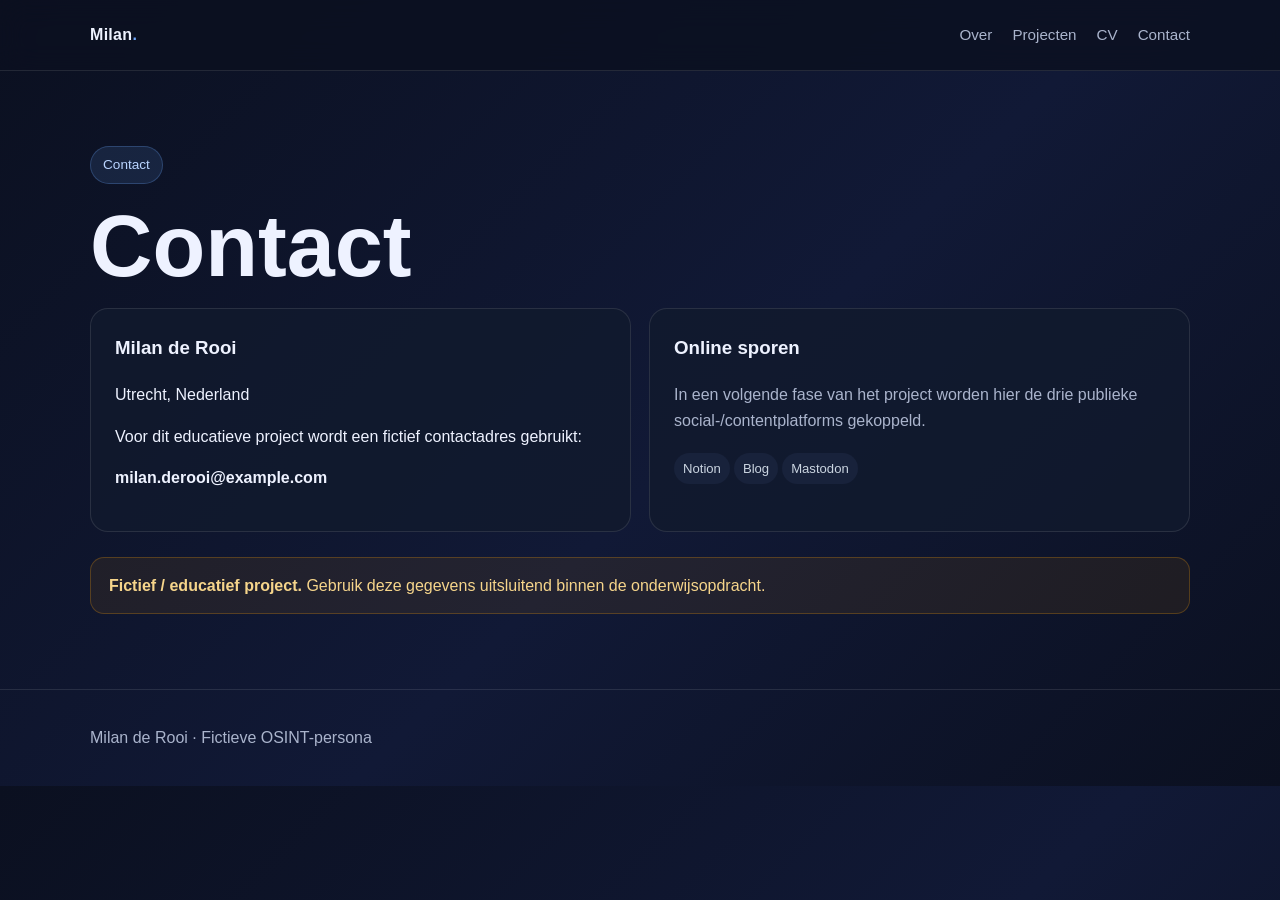
<file: contact.html>
<!doctype html>
<html lang="nl"><head><meta charset="utf-8"><meta name="viewport" content="width=device-width, initial-scale=1">
<title>Contact | Milan de Rooi</title><link rel="stylesheet" href="style.css"></head>
<body>
<nav><div class="container nav-inner"><a class="logo" href="index.html">Milan<span>.</span></a><div class="nav-links"><a href="over.html">Over</a><a href="projecten.html">Projecten</a><a href="cv.html">CV</a><a href="contact.html">Contact</a></div></div></nav>
<section><div class="container"><span class="badge">Contact</span><h1>Contact</h1>
<div class="grid-2">
<div class="card"><h3>Milan de Rooi</h3><p>Utrecht, Nederland</p><p>Voor dit educatieve project wordt een fictief contactadres gebruikt:</p><p><strong>milan.derooi@example.com</strong></p></div>
<div class="card"><h3>Online sporen</h3><p class="muted">In een volgende fase van het project worden hier de drie publieke social-/contentplatforms gekoppeld.</p><p><span class="tag">Notion</span><span class="tag">Blog</span><span class="tag">Mastodon</span></p></div>
</div>
<div class="disclaimer"><strong>Fictief / educatief project.</strong> Gebruik deze gegevens uitsluitend binnen de onderwijsopdracht.</div>
</div></section>
<footer><div class="container">Milan de Rooi · Fictieve OSINT-persona</div></footer>
</body></html>
</file>
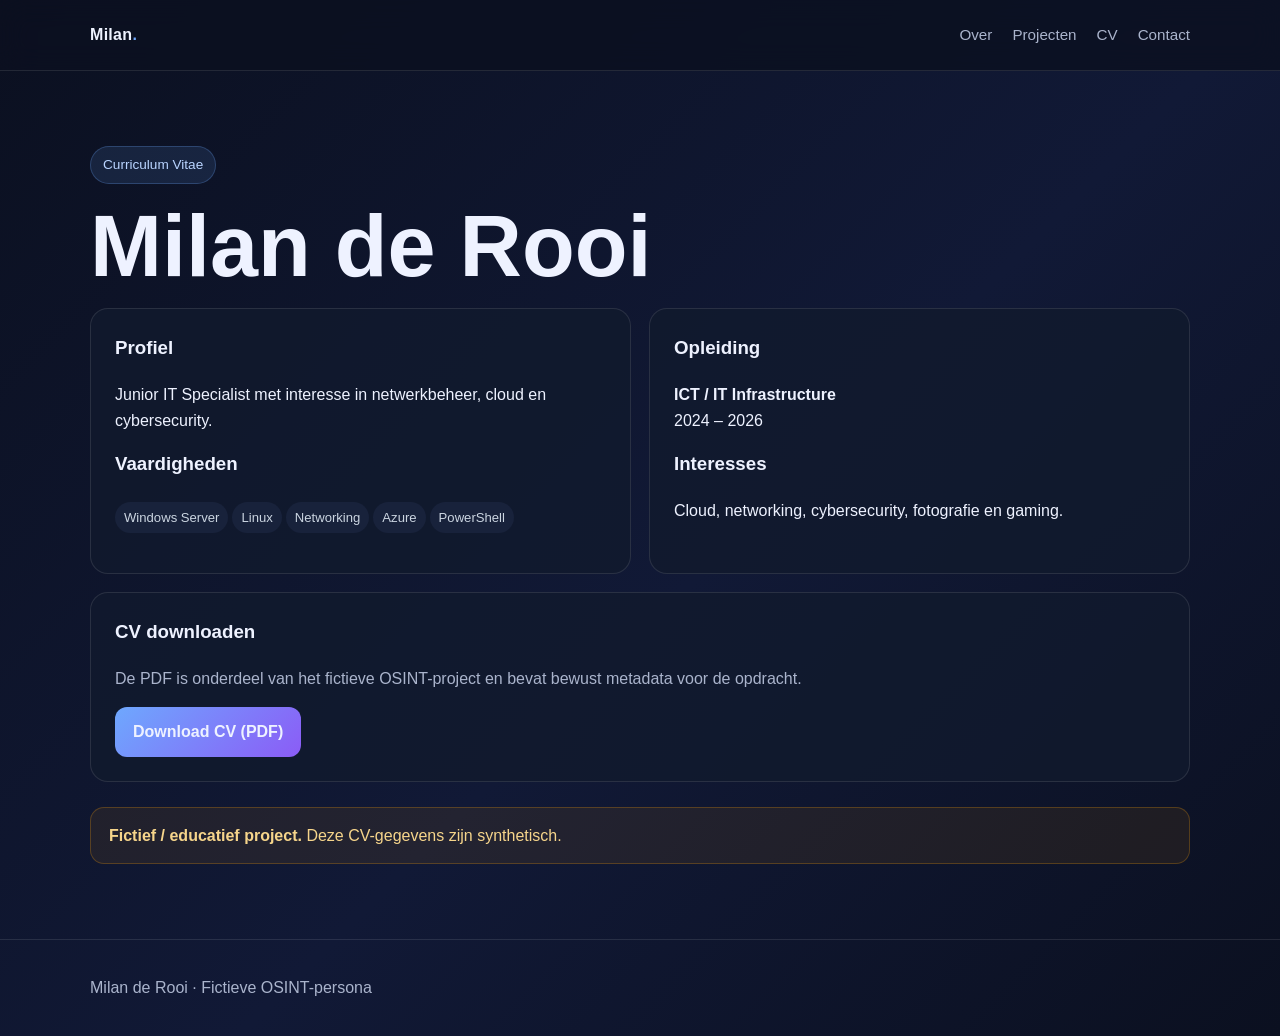
<file: cv.html>
<!doctype html>
<html lang="nl"><head><meta charset="utf-8"><meta name="viewport" content="width=device-width, initial-scale=1">
<title>CV | Milan de Rooi</title><link rel="stylesheet" href="style.css"></head>
<body>
<nav><div class="container nav-inner"><a class="logo" href="index.html">Milan<span>.</span></a><div class="nav-links"><a href="over.html">Over</a><a href="projecten.html">Projecten</a><a href="cv.html">CV</a><a href="contact.html">Contact</a></div></div></nav>
<section><div class="container"><span class="badge">Curriculum Vitae</span><h1>Milan de Rooi</h1>
<div class="grid-2">
<div class="card"><h3>Profiel</h3><p>Junior IT Specialist met interesse in netwerkbeheer, cloud en cybersecurity.</p><h3>Vaardigheden</h3><p><span class="tag">Windows Server</span><span class="tag">Linux</span><span class="tag">Networking</span><span class="tag">Azure</span><span class="tag">PowerShell</span></p></div>
<div class="card"><h3>Opleiding</h3><p><strong>ICT / IT Infrastructure</strong><br>2024 – 2026</p><h3>Interesses</h3><p>Cloud, networking, cybersecurity, fotografie en gaming.</p></div>
</div>
<div class="card" style="margin-top:18px"><h3>CV downloaden</h3><p class="muted">De PDF is onderdeel van het fictieve OSINT-project en bevat bewust metadata voor de opdracht.</p><a class="btn" href="documents/CV-Milan-de-Rooi.pdf" download>Download CV (PDF)</a></div>
<div class="disclaimer"><strong>Fictief / educatief project.</strong> Deze CV-gegevens zijn synthetisch.</div>
</div></section>
<footer><div class="container">Milan de Rooi · Fictieve OSINT-persona</div></footer>
</body></html>
</file>
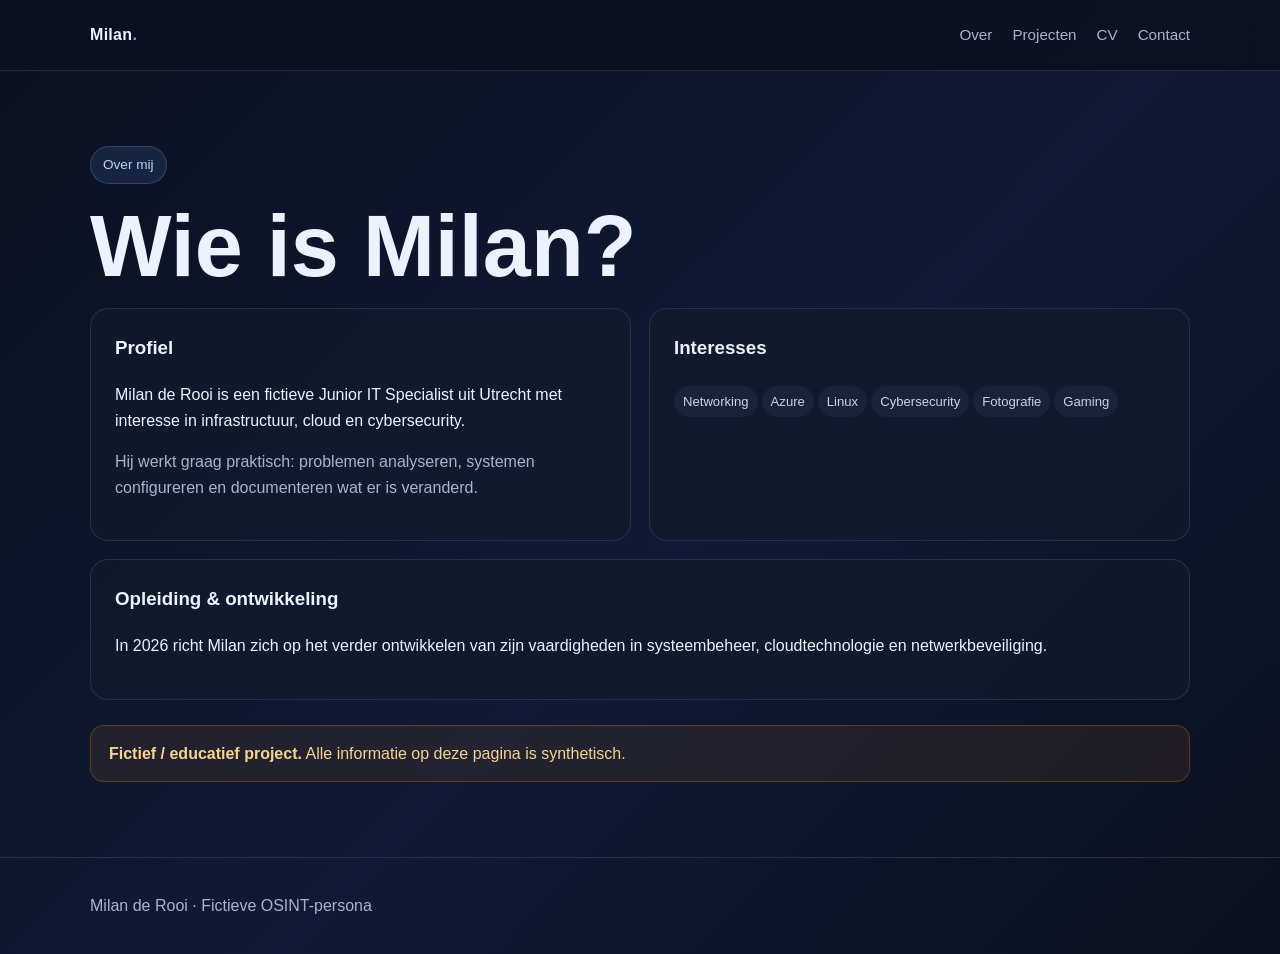
<file: over.html>
<!doctype html>
<html lang="nl"><head><meta charset="utf-8"><meta name="viewport" content="width=device-width, initial-scale=1">
<title>Over Milan de Rooi</title><meta name="description" content="Over de fictieve persona Milan de Rooi."><link rel="stylesheet" href="style.css"></head>
<body>
<nav><div class="container nav-inner"><a class="logo" href="index.html">Milan<span>.</span></a><div class="nav-links"><a href="over.html">Over</a><a href="projecten.html">Projecten</a><a href="cv.html">CV</a><a href="contact.html">Contact</a></div></div></nav>
<section><div class="container"><span class="badge">Over mij</span><h1>Wie is Milan?</h1>
<div class="grid-2">
<div class="card"><h3>Profiel</h3><p>Milan de Rooi is een fictieve Junior IT Specialist uit Utrecht met interesse in infrastructuur, cloud en cybersecurity.</p><p class="muted">Hij werkt graag praktisch: problemen analyseren, systemen configureren en documenteren wat er is veranderd.</p></div>
<div class="card"><h3>Interesses</h3><span class="tag">Networking</span><span class="tag">Azure</span><span class="tag">Linux</span><span class="tag">Cybersecurity</span><span class="tag">Fotografie</span><span class="tag">Gaming</span></div>
</div>
<div class="card" style="margin-top:18px"><h3>Opleiding & ontwikkeling</h3><p>In 2026 richt Milan zich op het verder ontwikkelen van zijn vaardigheden in systeembeheer, cloudtechnologie en netwerkbeveiliging.</p></div>
<div class="disclaimer"><strong>Fictief / educatief project.</strong> Alle informatie op deze pagina is synthetisch.</div>
</div></section>
<footer><div class="container">Milan de Rooi · Fictieve OSINT-persona</div></footer>
</body></html>
</file>
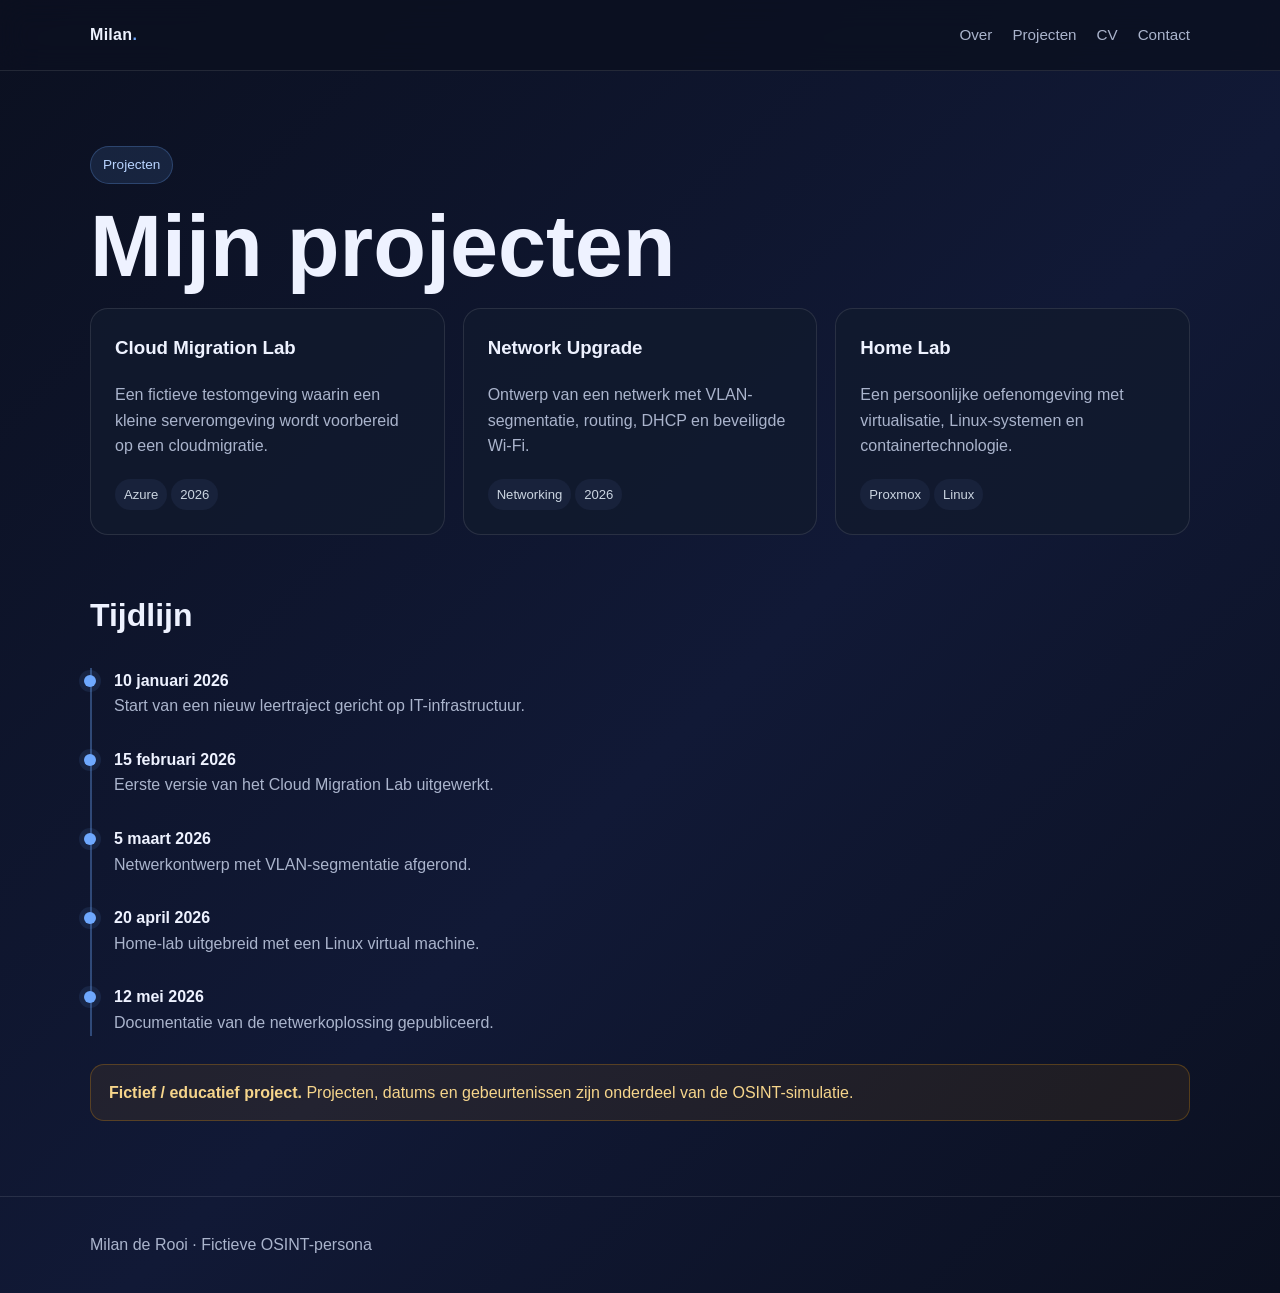
<file: projecten.html>
<!doctype html>
<html lang="nl"><head><meta charset="utf-8"><meta name="viewport" content="width=device-width, initial-scale=1">
<title>Projecten | Milan de Rooi</title><link rel="stylesheet" href="style.css"></head>
<body>
<nav><div class="container nav-inner"><a class="logo" href="index.html">Milan<span>.</span></a><div class="nav-links"><a href="over.html">Over</a><a href="projecten.html">Projecten</a><a href="cv.html">CV</a><a href="contact.html">Contact</a></div></div></nav>
<section><div class="container"><span class="badge">Projecten</span><h1>Mijn projecten</h1>
<div class="grid-3">
<div class="card"><h3>Cloud Migration Lab</h3><p class="muted">Een fictieve testomgeving waarin een kleine serveromgeving wordt voorbereid op een cloudmigratie.</p><span class="tag">Azure</span><span class="tag">2026</span></div>
<div class="card"><h3>Network Upgrade</h3><p class="muted">Ontwerp van een netwerk met VLAN-segmentatie, routing, DHCP en beveiligde Wi-Fi.</p><span class="tag">Networking</span><span class="tag">2026</span></div>
<div class="card"><h3>Home Lab</h3><p class="muted">Een persoonlijke oefenomgeving met virtualisatie, Linux-systemen en containertechnologie.</p><span class="tag">Proxmox</span><span class="tag">Linux</span></div>
</div>
<h2 style="margin-top:55px">Tijdlijn</h2>
<div class="timeline">
<div class="timeline-item"><strong>10 januari 2026</strong><br><span class="muted">Start van een nieuw leertraject gericht op IT-infrastructuur.</span></div>
<div class="timeline-item"><strong>15 februari 2026</strong><br><span class="muted">Eerste versie van het Cloud Migration Lab uitgewerkt.</span></div>
<div class="timeline-item"><strong>5 maart 2026</strong><br><span class="muted">Netwerkontwerp met VLAN-segmentatie afgerond.</span></div>
<div class="timeline-item"><strong>20 april 2026</strong><br><span class="muted">Home-lab uitgebreid met een Linux virtual machine.</span></div>
<div class="timeline-item"><strong>12 mei 2026</strong><br><span class="muted">Documentatie van de netwerkoplossing gepubliceerd.</span></div>
</div>
<div class="disclaimer"><strong>Fictief / educatief project.</strong> Projecten, datums en gebeurtenissen zijn onderdeel van de OSINT-simulatie.</div>
</div></section>
<footer><div class="container">Milan de Rooi · Fictieve OSINT-persona</div></footer>
</body></html>
</file>
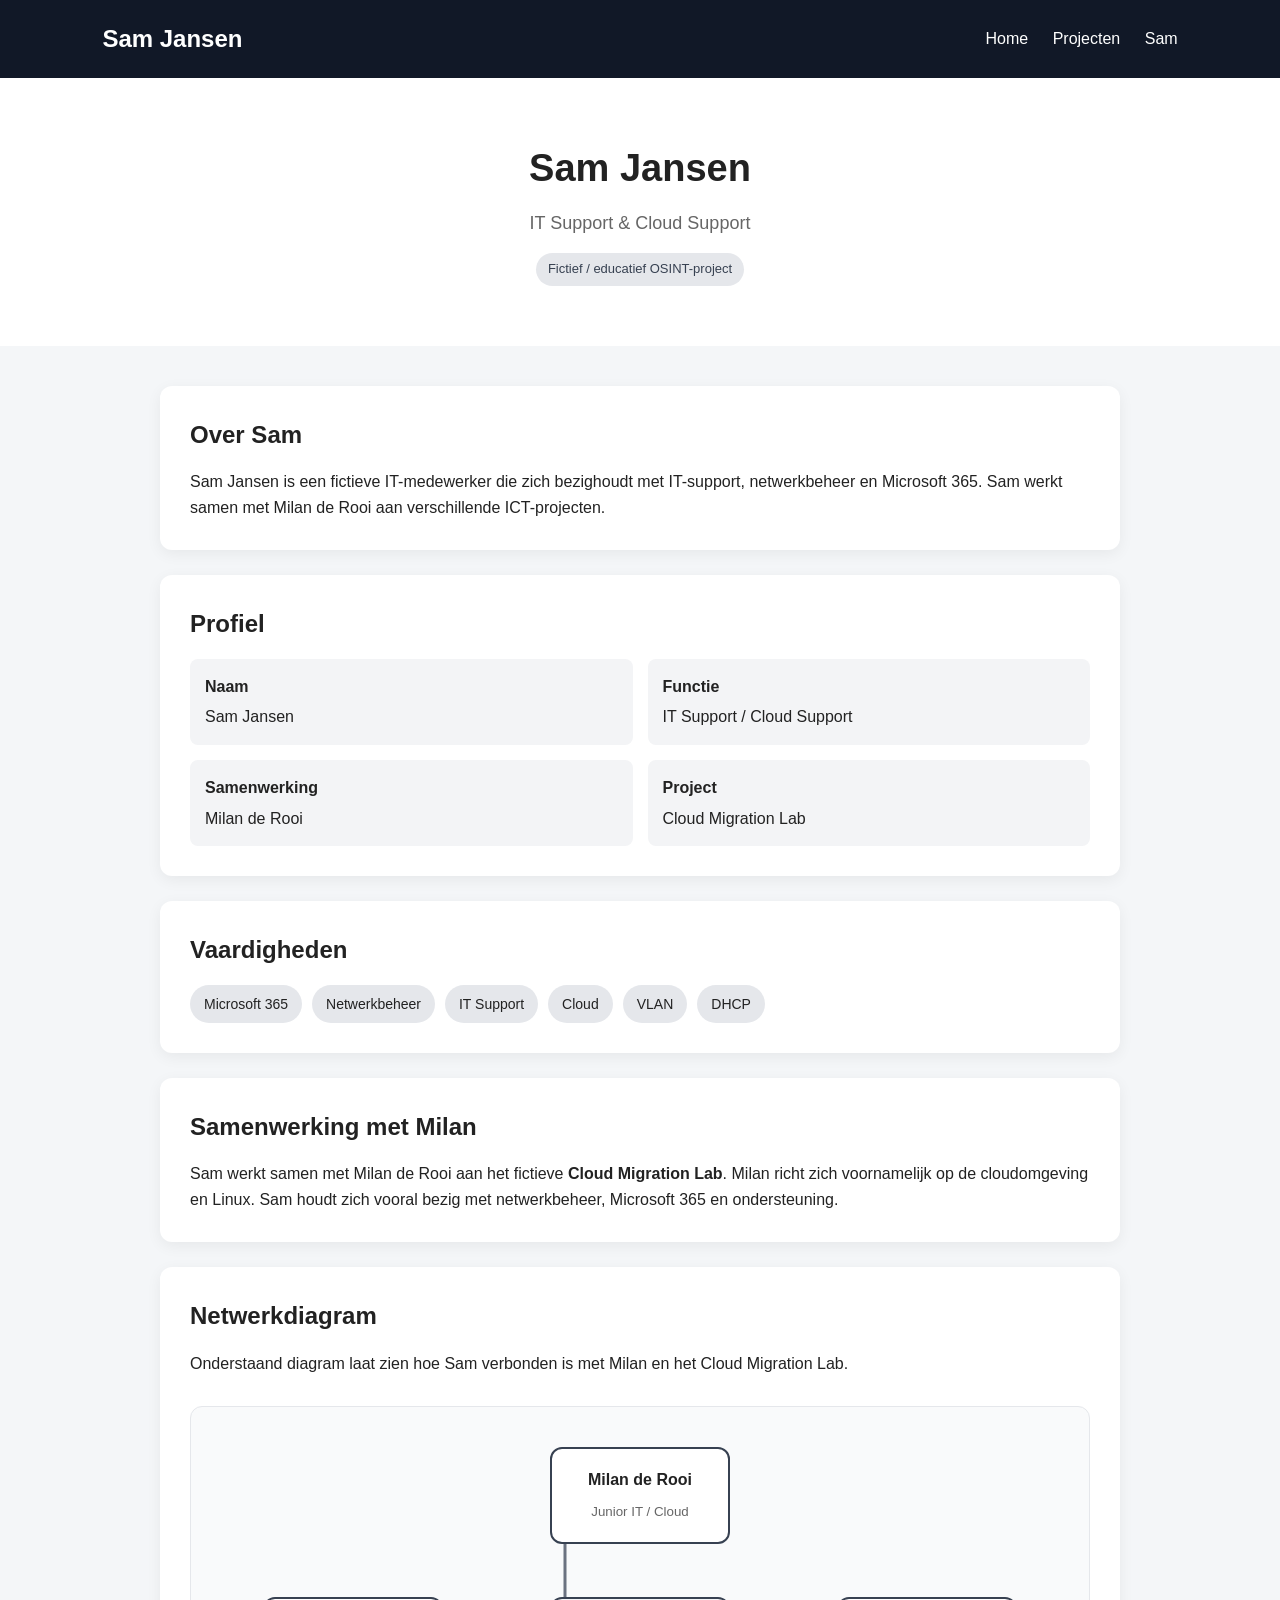
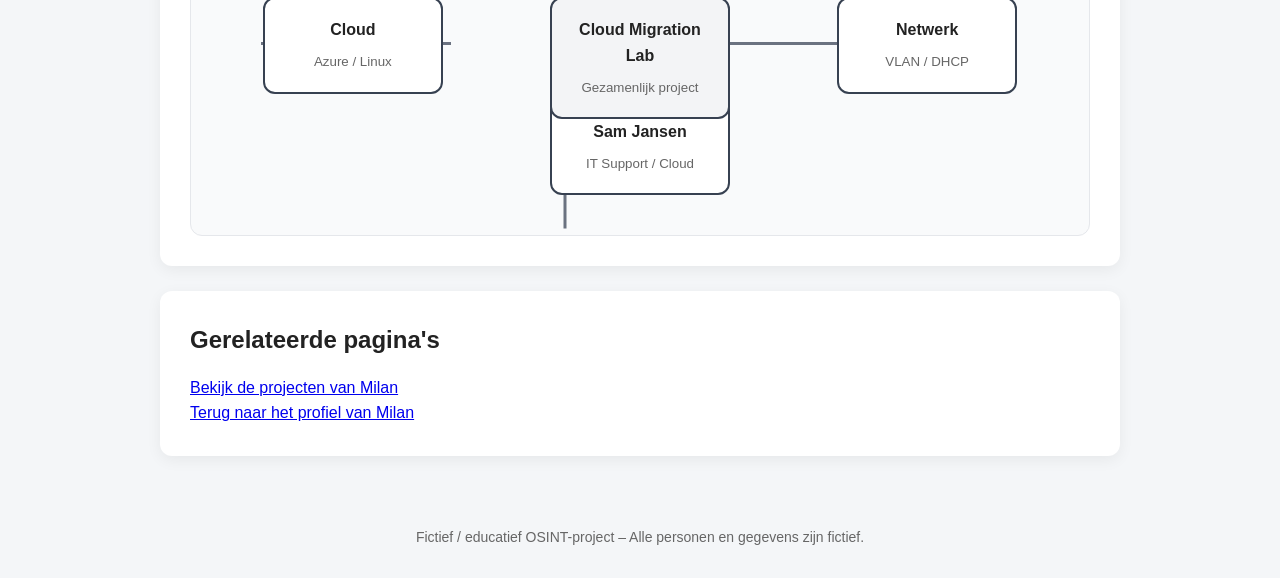
<file: sam.html>
<!DOCTYPE html>
<html lang="nl">
<head>
    <meta charset="UTF-8">
    <meta name="viewport" content="width=device-width, initial-scale=1.0">

    <title>Sam Jansen | IT Support</title>

    <style>
        * {
            box-sizing: border-box;
            margin: 0;
            padding: 0;
        }

        body {
            font-family: Arial, sans-serif;
            background: #f4f6f8;
            color: #222;
            line-height: 1.6;
        }

        header {
            background: #111827;
            color: white;
            padding: 20px 8%;
            display: flex;
            justify-content: space-between;
            align-items: center;
        }

        header h1 {
            font-size: 24px;
        }

        nav a {
            color: white;
            text-decoration: none;
            margin-left: 20px;
        }

        nav a:hover {
            text-decoration: underline;
        }

        .hero {
            background: white;
            padding: 60px 8%;
            text-align: center;
        }

        .hero h2 {
            font-size: 38px;
            margin-bottom: 10px;
        }

        .hero p {
            color: #666;
            font-size: 18px;
        }

        .badge {
            display: inline-block;
            margin-top: 15px;
            padding: 6px 12px;
            background: #e5e7eb;
            border-radius: 20px;
            font-size: 13px;
            color: #374151;
        }

        .container {
            max-width: 1000px;
            margin: 40px auto;
            padding: 0 20px;
        }

        .card {
            background: white;
            padding: 30px;
            margin-bottom: 25px;
            border-radius: 12px;
            box-shadow: 0 4px 15px rgba(0,0,0,0.06);
        }

        .card h3 {
            margin-bottom: 15px;
            font-size: 24px;
        }

        .info-grid {
            display: grid;
            grid-template-columns: repeat(2, 1fr);
            gap: 15px;
        }

        .info {
            background: #f3f4f6;
            padding: 15px;
            border-radius: 8px;
        }

        .info strong {
            display: block;
            margin-bottom: 5px;
        }

        .skills {
            display: flex;
            flex-wrap: wrap;
            gap: 10px;
        }

        .skill {
            background: #e5e7eb;
            padding: 8px 14px;
            border-radius: 20px;
            font-size: 14px;
        }

        /* NETWERKDIAGRAM */

        .network {
            position: relative;
            min-height: 430px;
            margin-top: 30px;
            background: #f9fafb;
            border: 1px solid #e5e7eb;
            border-radius: 12px;
            overflow: hidden;
        }

        .node {
            position: absolute;
            width: 180px;
            padding: 18px;
            text-align: center;
            background: white;
            border: 2px solid #374151;
            border-radius: 12px;
            z-index: 2;
        }

        .node h4 {
            margin-bottom: 5px;
        }

        .node small {
            color: #666;
        }

        .milan {
            top: 40px;
            left: 50%;
            transform: translateX(-50%);
        }

        .sam {
            bottom: 40px;
            left: 50%;
            transform: translateX(-50%);
        }

        .cloud {
            top: 190px;
            left: 8%;
        }

        .networking {
            top: 190px;
            right: 8%;
        }

        .project {
            top: 190px;
            left: 50%;
            transform: translateX(-50%);
            background: #f3f4f6;
        }

        .line {
            position: absolute;
            height: 3px;
            background: #6b7280;
            transform-origin: left center;
            z-index: 1;
        }

        .line-milan-project {
            width: 150px;
            top: 132px;
            left: 50%;
            transform: translateX(-50%) rotate(90deg);
        }

        .line-project-sam {
            width: 150px;
            top: 270px;
            left: 50%;
            transform: translateX(-50%) rotate(90deg);
        }

        .line-project-cloud {
            width: 190px;
            top: 235px;
            left: 29%;
            transform: rotate(180deg);
        }

        .line-project-network {
            width: 190px;
            top: 235px;
            left: 59%;
        }

        footer {
            text-align: center;
            padding: 30px;
            color: #666;
            font-size: 14px;
        }

        @media (max-width: 700px) {
            header {
                flex-direction: column;
                gap: 10px;
            }

            nav a {
                margin: 0 8px;
            }

            .info-grid {
                grid-template-columns: 1fr;
            }

            .network {
                min-height: 650px;
            }

            .milan {
                top: 30px;
            }

            .project {
                top: 220px;
            }

            .cloud {
                top: 340px;
                left: 5%;
            }

            .networking {
                top: 340px;
                right: 5%;
            }

            .sam {
                bottom: 30px;
            }

            .line-milan-project,
            .line-project-sam {
                height: 90px;
                width: 3px;
                transform: translateX(-50%);
            }

            .line-project-cloud,
            .line-project-network {
                display: none;
            }
        }
    </style>
</head>

<body>

<header>
    <h1>Sam Jansen</h1>

    <nav>
        <a href="index.html">Home</a>
        <a href="projecten.html">Projecten</a>
        <a href="sam.html">Sam</a>
    </nav>
</header>

<section class="hero">
    <h2>Sam Jansen</h2>
    <p>IT Support & Cloud Support</p>

    <span class="badge">
        Fictief / educatief OSINT-project
    </span>
</section>

<main class="container">

    <section class="card">
        <h3>Over Sam</h3>

        <p>
            Sam Jansen is een fictieve IT-medewerker die zich bezighoudt
            met IT-support, netwerkbeheer en Microsoft 365. Sam werkt
            samen met Milan de Rooi aan verschillende ICT-projecten.
        </p>
    </section>

    <section class="card">

        <h3>Profiel</h3>

        <div class="info-grid">

            <div class="info">
                <strong>Naam</strong>
                Sam Jansen
            </div>

            <div class="info">
                <strong>Functie</strong>
                IT Support / Cloud Support
            </div>

            <div class="info">
                <strong>Samenwerking</strong>
                Milan de Rooi
            </div>

            <div class="info">
                <strong>Project</strong>
                Cloud Migration Lab
            </div>

        </div>

    </section>

    <section class="card">

        <h3>Vaardigheden</h3>

        <div class="skills">

            <span class="skill">Microsoft 365</span>
            <span class="skill">Netwerkbeheer</span>
            <span class="skill">IT Support</span>
            <span class="skill">Cloud</span>
            <span class="skill">VLAN</span>
            <span class="skill">DHCP</span>

        </div>

    </section>

    <section class="card">

        <h3>Samenwerking met Milan</h3>

        <p>
            Sam werkt samen met Milan de Rooi aan het fictieve
            <strong>Cloud Migration Lab</strong>.
            Milan richt zich voornamelijk op de cloudomgeving en Linux.
            Sam houdt zich vooral bezig met netwerkbeheer,
            Microsoft 365 en ondersteuning.
        </p>

    </section>

    <section class="card">

        <h3>Netwerkdiagram</h3>

        <p>
            Onderstaand diagram laat zien hoe Sam verbonden is met
            Milan en het Cloud Migration Lab.
        </p>

        <div class="network">

            <!-- Personen -->
            <div class="node milan">
                <h4>Milan de Rooi</h4>
                <small>Junior IT / Cloud</small>
            </div>

            <div class="node sam">
                <h4>Sam Jansen</h4>
                <small>IT Support / Cloud</small>
            </div>

            <!-- Project -->
            <div class="node project">
                <h4>Cloud Migration Lab</h4>
                <small>Gezamenlijk project</small>
            </div>

            <!-- Onderwerpen -->
            <div class="node cloud">
                <h4>Cloud</h4>
                <small>Azure / Linux</small>
            </div>

            <div class="node networking">
                <h4>Netwerk</h4>
                <small>VLAN / DHCP</small>
            </div>

            <!-- Verbindingen -->
            <div class="line line-milan-project"></div>
            <div class="line line-project-sam"></div>
            <div class="line line-project-cloud"></div>
            <div class="line line-project-network"></div>

        </div>

    </section>

    <section class="card">

        <h3>Gerelateerde pagina's</h3>

        <p>
            <a href="projecten.html">Bekijk de projecten van Milan</a>
        </p>

        <p>
            <a href="index.html">Terug naar het profiel van Milan</a>
        </p>

    </section>

</main>

<footer>
    Fictief / educatief OSINT-project – Alle personen en gegevens zijn fictief.
</footer>

</body>
</html>
</file>
<file: style.css>
:root {
  --bg: #0b1020;
  --card: #121a2e;
  --card2: #18223b;
  --text: #eef2ff;
  --muted: #aab4cc;
  --accent: #6ea8fe;
  --accent2: #8b5cf6;
  --border: rgba(255,255,255,.10);
}
* { box-sizing: border-box; }
html { scroll-behavior: smooth; }
body {
  margin: 0;
  font-family: Inter, Arial, sans-serif;
  background: linear-gradient(135deg, var(--bg), #111936 55%, #0b1020);
  color: var(--text);
  line-height: 1.6;
}
a { color: inherit; text-decoration: none; }
.container { width: min(1100px, 92%); margin: 0 auto; }
nav {
  position: sticky; top: 0; z-index: 20;
  backdrop-filter: blur(14px);
  background: rgba(11,16,32,.82);
  border-bottom: 1px solid var(--border);
}
.nav-inner {
  min-height: 70px; display: flex; align-items: center;
  justify-content: space-between; gap: 24px;
}
.logo { font-weight: 800; letter-spacing: .3px; }
.logo span { color: var(--accent); }
.nav-links { display: flex; gap: 20px; flex-wrap: wrap; }
.nav-links a { color: var(--muted); font-size: .95rem; }
.nav-links a:hover { color: var(--text); }
.hero { padding: 90px 0 70px; }
.hero-grid {
  display: grid; grid-template-columns: 1.25fr .75fr;
  gap: 55px; align-items: center;
}
.badge {
  display: inline-block; padding: 7px 12px; border-radius: 999px;
  background: rgba(110,168,254,.12); color: #b9d4ff;
  border: 1px solid rgba(110,168,254,.25); font-size: .85rem;
}
h1 { font-size: clamp(2.7rem, 7vw, 5.4rem); line-height: .98; margin: 20px 0; }
h2 { font-size: 2rem; margin-top: 0; }
.lead { font-size: 1.15rem; color: var(--muted); max-width: 650px; }
.buttons { display: flex; gap: 12px; flex-wrap: wrap; margin-top: 28px; }
.btn {
  display: inline-block; padding: 12px 18px; border-radius: 12px;
  background: linear-gradient(135deg, var(--accent), var(--accent2));
  font-weight: 700;
}
.btn.secondary { background: transparent; border: 1px solid var(--border); }
.photo-wrap {
  padding: 10px; border-radius: 26px;
  background: linear-gradient(145deg, rgba(110,168,254,.35), rgba(139,92,246,.22));
}
.photo-wrap img {
  width: 100%; display: block; border-radius: 20px;
  aspect-ratio: 1 / 1; object-fit: cover;
}
section { padding: 75px 0; }
.section-muted { background: rgba(255,255,255,.025); border-top: 1px solid var(--border); border-bottom: 1px solid var(--border); }
.grid-3 { display: grid; grid-template-columns: repeat(3,1fr); gap: 18px; }
.grid-2 { display: grid; grid-template-columns: repeat(2,1fr); gap: 18px; }
.card {
  background: rgba(18,26,46,.82); border: 1px solid var(--border);
  border-radius: 18px; padding: 24px;
}
.card h3 { margin-top: 0; }
.muted { color: var(--muted); }
.tag {
  display: inline-block; margin: 4px 4px 0 0; padding: 5px 9px;
  border-radius: 999px; background: var(--card2); color: #cbd5e1;
  font-size: .82rem;
}
.timeline { border-left: 2px solid rgba(110,168,254,.35); padding-left: 22px; }
.timeline-item { position: relative; margin-bottom: 28px; }
.timeline-item::before {
  content: ""; position: absolute; left: -30px; top: 7px;
  width: 12px; height: 12px; border-radius: 50%;
  background: var(--accent); box-shadow: 0 0 0 5px rgba(110,168,254,.10);
}
footer { padding: 35px 0; border-top: 1px solid var(--border); color: var(--muted); }
.disclaimer {
  margin-top: 25px; padding: 15px 18px; border-radius: 14px;
  background: rgba(245,158,11,.08); border: 1px solid rgba(245,158,11,.25);
  color: #f6d58b;
}
@media (max-width: 800px) {
  .hero-grid, .grid-3, .grid-2 { grid-template-columns: 1fr; }
  .nav-inner { align-items: flex-start; padding: 15px 0; flex-direction: column; }
  .hero { padding-top: 55px; }
}
</file>
